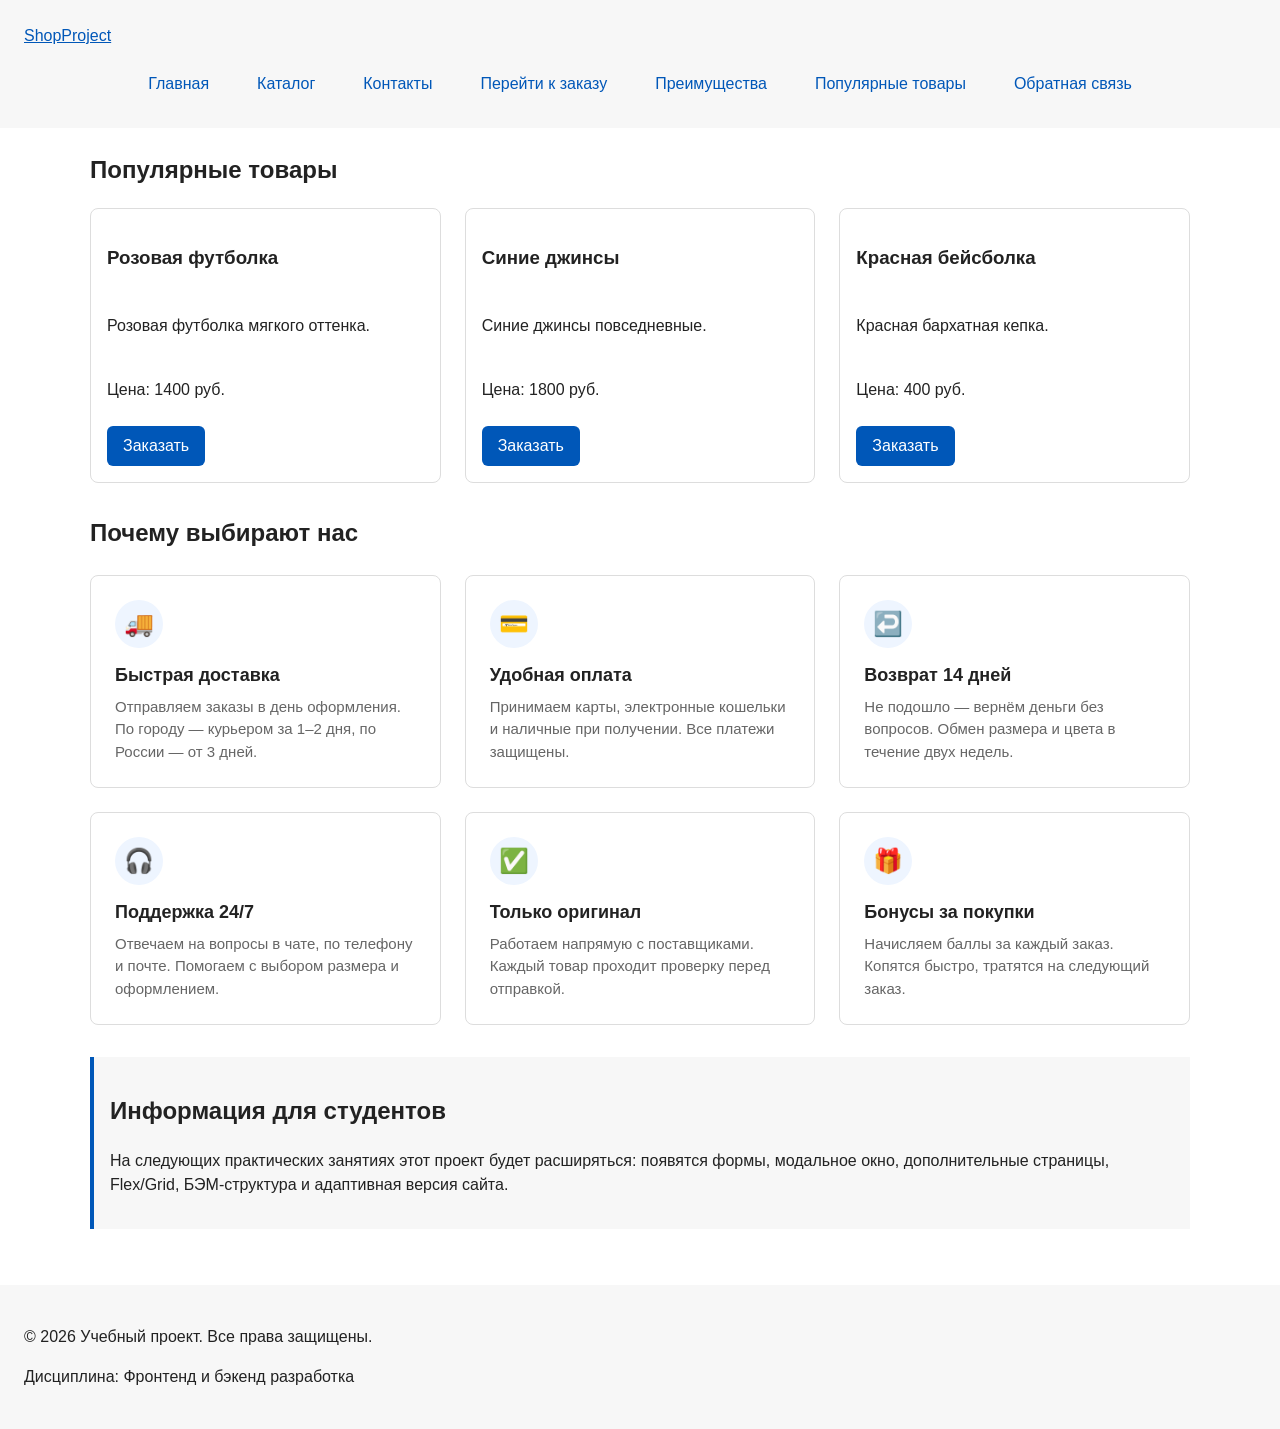
<file: index.html>
<!doctype html>
<html lang="ru">
  <head>
    <meta charset="UTF-8" />
    <meta name="viewport" content="width=device-width, initial-scale=1.0" />
    <title>Учебный интернет-магазин</title>
    <link rel="stylesheet" href="css/style.css" />
    <meta property="og:type" content="website" />
    <meta property="og:title" content="Учебный интернет-магазин" />
    <meta
      property="og:description"
      content="Учебный frontend-проект интернет-магазина."
    />
    <meta
      property="og:image"
      content="https://d1nexer.github.io/kr1-html-css-shop/images/preview.jpg"
    />
  </head>
  <body>
    <header>
      <div class="site-header">
        <a class="site-logo" href="index.html">ShopProject</a>
        <nav class="site-nav" aria-label="Основная навигация">
          <ul class="site-nav__list">
            <li><a href="index.html">Главная</a></li>
            <li><a href="catalog.html">Каталог</a></li>
            <li><a href="contacts.html">Контакты</a></li>
            <li><a href="order.html">Перейти к заказу</a></li>
            <li><a href="index.html#advantages">Преимущества</a></li>
            <li><a href="index.html#popular">Популярные товары</a></li>
            <li><a href="index.html#contacts">Обратная связь</a></li>
          </ul>
        </nav>
      </div>
    </header>
    <main>
      <!-- Основное содержимое страницы -->
      <section class="section" id="popular">
        <h2>Популярные товары</h2>

        <div class="products-grid">
          <article class="product-card">
            <h3>Розовая футболка</h3>
            <p>Розовая футболка мягкого оттенка.</p>
            <p>Цена: 1400 руб.</p>
            <a href="product1.html" class="a-button"> Заказать </a>
          </article>

          <article class="product-card">
            <h3>Синие джинсы</h3>
            <p>Синие джинсы повседневные.</p>
            <p>Цена: 1800 руб.</p>
            <a href="product2.html" class="a-button"> Заказать </a>
          </article>

          <article class="product-card">
            <h3>Красная бейсболка</h3>
            <p>Красная бархатная кепка.</p>
            <p>Цена: 400 руб.</p>
            <a href="product3.html" class="a-button"> Заказать </a>
          </article>
        </div>
      </section>
      <section class="section advantages" id="advantages">
        <h2 class="section__title">Почему выбирают нас</h2>

        <div class="advantages__grid">
          <article class="advantage-card">
            <div class="advantage-card__icon" aria-hidden="true">🚚</div>
            <h3 class="advantage-card__title">Быстрая доставка</h3>
            <p class="advantage-card__text">
              Отправляем заказы в день оформления. По городу — курьером за 1–2
              дня, по России — от 3 дней.
            </p>
          </article>

          <article class="advantage-card">
            <div class="advantage-card__icon" aria-hidden="true">💳</div>
            <h3 class="advantage-card__title">Удобная оплата</h3>
            <p class="advantage-card__text">
              Принимаем карты, электронные кошельки и наличные при получении.
              Все платежи защищены.
            </p>
          </article>

          <article class="advantage-card">
            <div class="advantage-card__icon" aria-hidden="true">↩️</div>
            <h3 class="advantage-card__title">Возврат 14 дней</h3>
            <p class="advantage-card__text">
              Не подошло — вернём деньги без вопросов. Обмен размера и цвета в
              течение двух недель.
            </p>
          </article>

          <article class="advantage-card">
            <div class="advantage-card__icon" aria-hidden="true">🎧</div>
            <h3 class="advantage-card__title">Поддержка 24/7</h3>
            <p class="advantage-card__text">
              Отвечаем на вопросы в чате, по телефону и почте. Помогаем с
              выбором размера и оформлением.
            </p>
          </article>

          <article class="advantage-card">
            <div class="advantage-card__icon" aria-hidden="true">✅</div>
            <h3 class="advantage-card__title">Только оригинал</h3>
            <p class="advantage-card__text">
              Работаем напрямую с поставщиками. Каждый товар проходит проверку
              перед отправкой.
            </p>
          </article>

          <article class="advantage-card">
            <div class="advantage-card__icon" aria-hidden="true">🎁</div>
            <h3 class="advantage-card__title">Бонусы за покупки</h3>
            <p class="advantage-card__text">
              Начисляем баллы за каждый заказ. Копятся быстро, тратятся на
              следующий заказ.
            </p>
          </article>
        </div>
      </section>
      
      <aside class="aside-info">
        <h2>Информация для студентов</h2>
        <p>
          На следующих практических занятиях этот проект будет расширяться:
          появятся формы, модальное окно, дополнительные страницы, Flex/Grid,
          БЭМ-структура и адаптивная версия сайта.
        </p>
      </aside>
    </main>
    <footer id="contacts">
      <p>&copy; 2026 Учебный проект. Все права защищены.</p>
      <p>Дисциплина: Фронтенд и бэкенд разработка</p>
    </footer>
  </body>
</html>
</file>
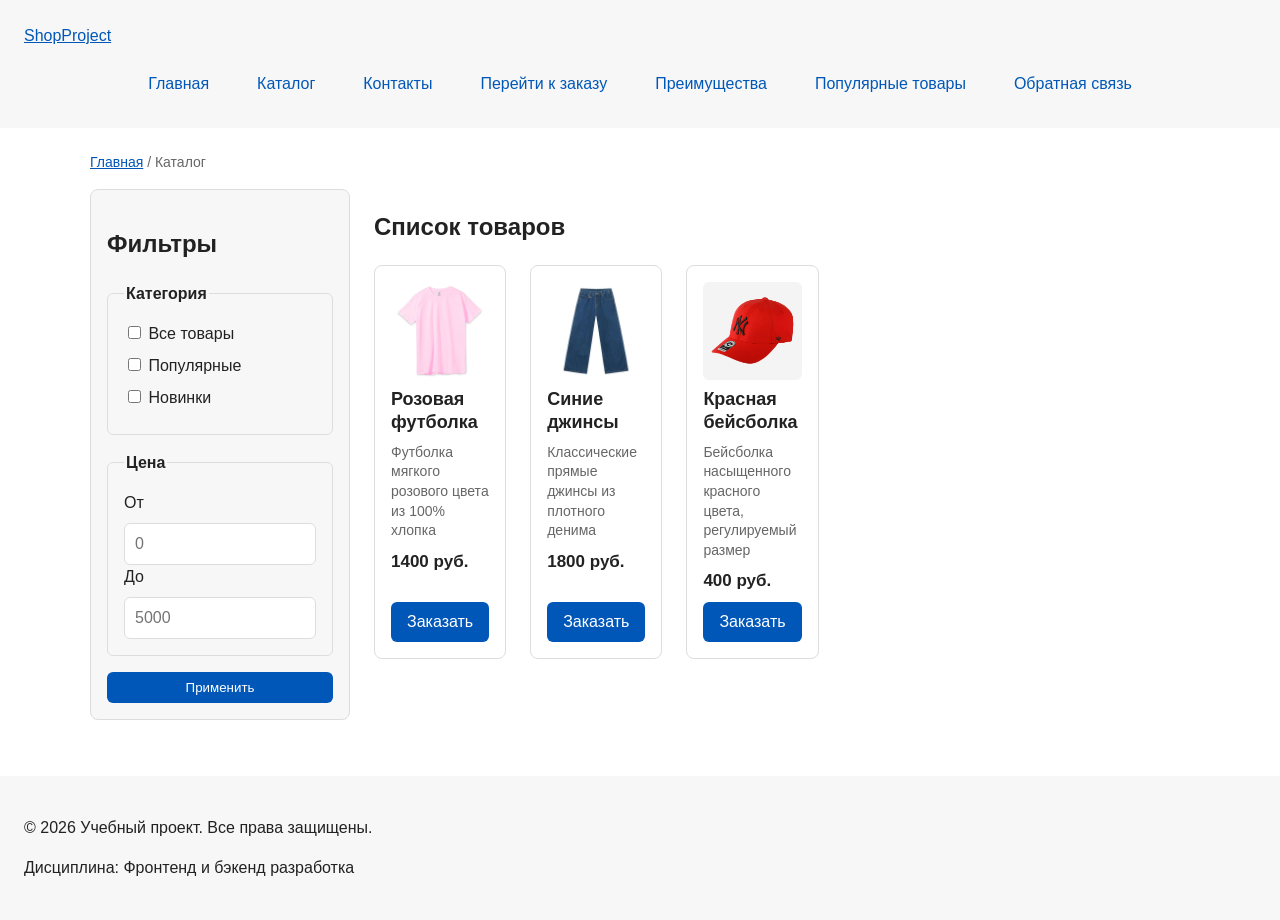
<file: catalog.html>
<!doctype html>
<html lang="ru">
  <head>
    <meta charset="UTF-8" />
    <meta name="viewport" content="width=device-width, initial-scale=1.0" />
    <meta
      name="description"
      content="Каталог товаров учебного интернет-магазина."
    />
    <title>Каталог товаров — Учебный интернет-магазин</title>
    <link rel="stylesheet" href="css/style.css" />
    <meta property="og:type" content="website" />
    <meta property="og:title" content="Учебный интернет-магазин" />
    <meta
      property="og:description"
      content="Учебный frontend-проект интернет-магазина."
    />
    <meta
      property="og:image"
      content="https://d1nexer.github.io/kr1-html-css-shop/images/preview.jpg"
    />
  </head>
  <body>
    <header>
      <div class="site-header">
        <a class="site-logo" href="index.html">ShopProject</a>

        <nav class="site-nav" aria-label="Основная навигация">
          <ul class="site-nav__list">
            <li><a href="index.html">Главная</a></li>
            <li><a href="catalog.html">Каталог</a></li>
            <li><a href="contacts.html">Контакты</a></li>
            <li><a href="order.html">Перейти к заказу</a></li>
            <li><a href="index.html#advantages">Преимущества</a></li>
            <li><a href="index.html#popular">Популярные товары</a></li>
            <li><a href="index.html#contacts">Обратная связь</a></li>
          </ul>
        </nav>
      </div>
    </header>

    <main>
      <nav class="breadcrumbs" aria-label="Хлебные крошки">
        <a href="index.html">Главная</a>
        <span>Каталог</span>
      </nav>

      <section class="catalog-layout">
        <aside class="catalog-filters">
          <h2>Фильтры</h2>

          <form class="filters-form" action="#" method="get">
            <fieldset>
              <legend>Категория</legend>

              <label>
                <input type="checkbox" name="category" value="all" />
                Все товары
              </label>

              <label>
                <input type="checkbox" name="category" value="popular" />
                Популярные
              </label>

              <label>
                <input type="checkbox" name="category" value="new" />
                Новинки
              </label>
            </fieldset>

            <fieldset>
              <legend>Цена</legend>

              <label for="price-from">От</label>
              <input
                id="price-from"
                name="price-from"
                type="number"
                min="0"
                placeholder="0"
              />

              <label for="price-to">До</label>
              <input
                id="price-to"
                name="price-to"
                type="number"
                min="0"
                placeholder="5000"
              />
            </fieldset>

            <button class="button" type="submit">Применить</button>
          </form>
        </aside>

        <section class="catalog-products">
          <h2>Список товаров</h2>

          <div class="products-grid">
            <div class="products-grid">
              <article class="product-card">
                <img
                  src="images/tshirt.jpg"
                  alt="Розовая футболка"
                  class="product-card__image"
                />
                <h3 class="product-card__title">Розовая футболка</h3>
                <p class="product-card__desc">
                  Футболка мягкого розового цвета из 100% хлопка
                </p>
                <p class="product-card__price">1400 руб.</p>
                <a href="product1.html" class="button product-card__button">
                  Заказать
                </a>
              </article>

              <article class="product-card">
                <img
                  src="images/jeans.jpg"
                  alt="Синие джинсы"
                  class="product-card__image"
                />
                <h3 class="product-card__title">Синие джинсы</h3>
                <p class="product-card__desc">
                  Классические прямые джинсы из плотного денима
                </p>
                <p class="product-card__price">1800 руб.</p>
                <a href="product2.html" class="button product-card__button">
                  Заказать
                </a>
              </article>

              <article class="product-card">
                <img
                  src="images/cap.jpg"
                  alt="Красная бейсболка"
                  class="product-card__image"
                />
                <h3 class="product-card__title">Красная бейсболка</h3>
                <p class="product-card__desc">
                  Бейсболка насыщенного красного цвета, регулируемый размер
                </p>
                <p class="product-card__price">400 руб.</p>
                <a href="product3.html" class="button product-card__button">
                  Заказать
                </a>
              </article>
            </div>
          </div>
        </section>
      </section>
    </main>

    <footer>
      <p>&copy; 2026 Учебный проект. Все права защищены.</p>
      <p>Дисциплина: Фронтенд и бэкенд разработка</p>
    </footer>
  </body>
</html>
</file>
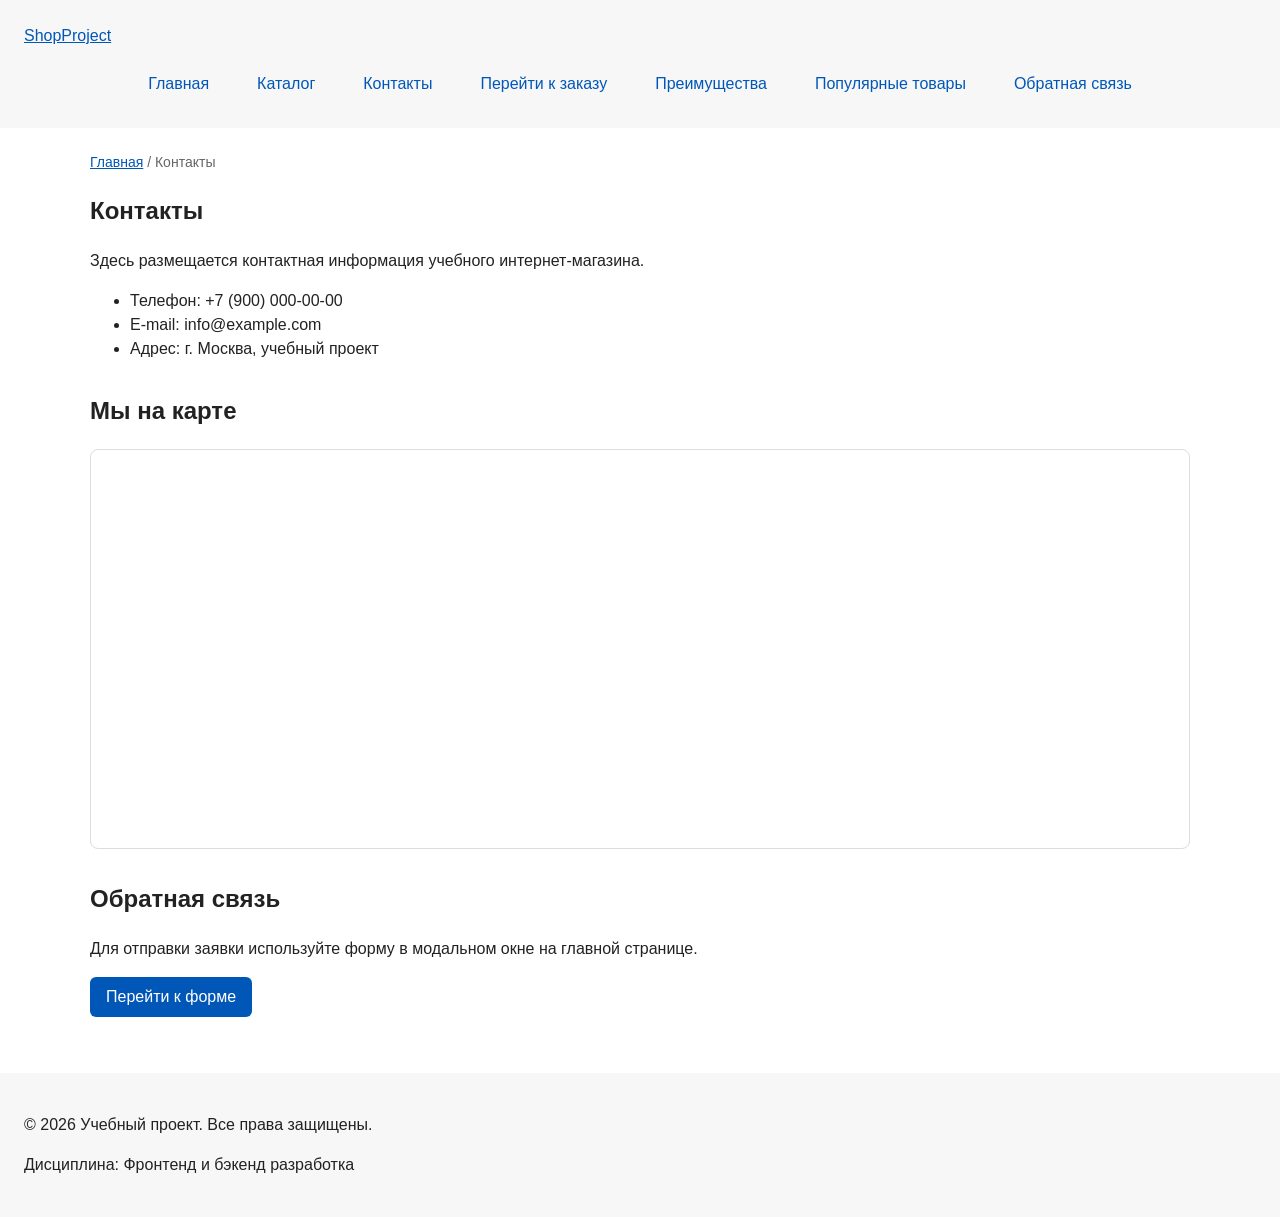
<file: contacts.html>
<!doctype html>
<html lang="ru">
  <head>
    <meta charset="UTF-8" />
    <meta name="viewport" content="width=device-width, initial-scale=1.0" />
    <meta
      name="description"
      content="Контактная информация учебного интернет-магазина."
    />
    <title>Контакты — Учебный интернет-магазин</title>
    <link rel="stylesheet" href="css/style.css" />
    <meta property="og:type" content="website" />
    <meta property="og:title" content="Учебный интернет-магазин" />
    <meta
      property="og:description"
      content="Учебный frontend-проект интернет-магазина."
    />
    <meta
      property="og:image"
      content="https://d1nexer.github.io/kr1-html-css-shop/images/preview.jpg"
    />
  </head>
  <body>
    <header>
      <div class="site-header">
        <a class="site-logo" href="index.html">ShopProject</a>

        <nav class="site-nav" aria-label="Основная навигация">
          <ul class="site-nav__list">
            <li><a href="index.html">Главная</a></li>
            <li><a href="catalog.html">Каталог</a></li>
            <li><a href="contacts.html">Контакты</a></li>
            <li><a href="order.html">Перейти к заказу</a></li>
            <li><a href="index.html#advantages">Преимущества</a></li>
            <li><a href="index.html#popular">Популярные товары</a></li>
            <li><a href="index.html#contacts">Обратная связь</a></li>
          </ul>
        </nav>
      </div>
    </header>

    <main>
      <nav class="breadcrumbs" aria-label="Хлебные крошки">
        <a href="index.html">Главная</a>
        <span>Контакты</span>
      </nav>

      <section class="section">
        <h1>Контакты</h1>
        <p>
          Здесь размещается контактная информация учебного интернет-магазина.
        </p>

        <ul>
          <li>Телефон: +7 (900) 000-00-00</li>
          <li>E-mail: info@example.com</li>
          <li>Адрес: г. Москва, учебный проект</li>
        </ul>
      </section>
      <section class="section contacts-map">
        <h2>Мы на карте</h2>

        <iframe
          class="contacts-map__frame"
          src="https://yandex.ru/map-widget/v1/?ll=37.617700%2C55.755800&z=12"
          width="100%"
          height="400"
          frameborder="0"
          allowfullscreen
          loading="lazy"
          title="Карта: центр Москвы"
        ></iframe>
      </section>

      <section class="section" id="feedback">
        <h2>Обратная связь</h2>
        <p>
          Для отправки заявки используйте форму в модальном окне на главной
          странице.
        </p>
        <a class="button" href="index.html#contacts">Перейти к форме</a>
      </section>
    </main>

    <footer>
      <p>&copy; 2026 Учебный проект. Все права защищены.</p>
      <p>Дисциплина: Фронтенд и бэкенд разработка</p>
    </footer>
  </body>
</html>
</file>
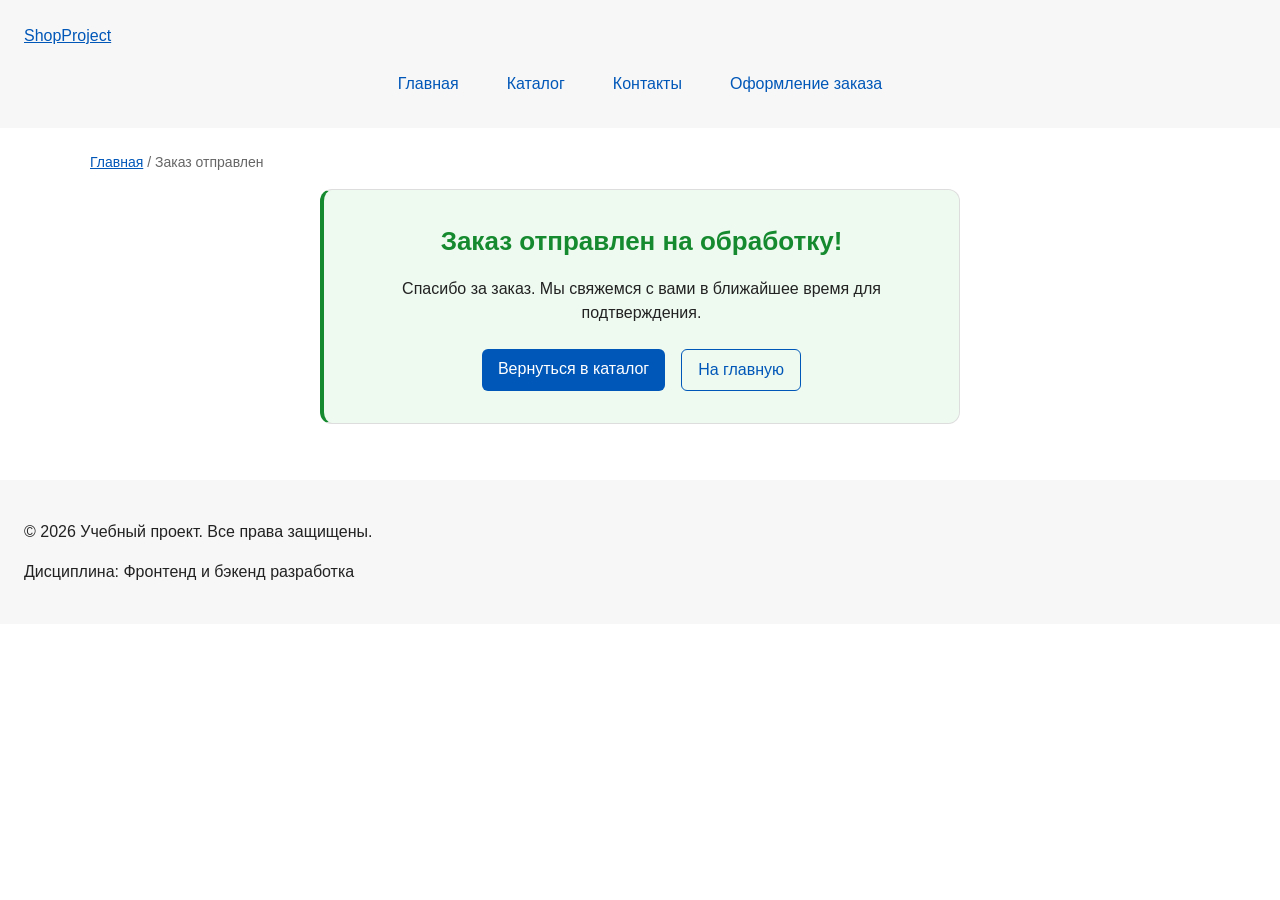
<file: order-success.html>
<!doctype html>
<html lang="ru">
  <head>
    <meta charset="UTF-8" />
    <meta name="viewport" content="width=device-width, initial-scale=1.0" />
    <title>Заказ отправлен — Учебный интернет-магазин</title>
    <link rel="stylesheet" href="css/style.css" />
  </head>
  <body>
    <header>
      <div class="site-header">
        <a class="site-logo" href="index.html">ShopProject</a>

        <nav class="site-nav" aria-label="Основная навигация">
          <ul class="site-nav__list">
            <li><a href="index.html">Главная</a></li>
            <li><a href="catalog.html">Каталог</a></li>
            <li><a href="contacts.html">Контакты</a></li>
            <li><a href="order.html">Оформление заказа</a></li>
          </ul>
        </nav>
      </div>
    </header>

    <main>
      <nav class="breadcrumbs" aria-label="Хлебные крошки">
        <a href="index.html">Главная</a>
        <span>Заказ отправлен</span>
      </nav>

      <section class="order-success">
        <h1 class="order-success__title">Заказ отправлен на обработку!</h1>
        <p class="order-success__text">
          Спасибо за заказ. Мы свяжемся с вами в ближайшее время для
          подтверждения.
        </p>

        <div class="order-success__actions">
          <a href="catalog.html" class="button">Вернуться в каталог</a>
          <a href="index.html" class="button button--ghost">На главную</a>
        </div>
      </section>
    </main>

    <footer>
      <p>&copy; 2026 Учебный проект. Все права защищены.</p>
      <p>Дисциплина: Фронтенд и бэкенд разработка</p>
    </footer>
  </body>
</html>
</file>
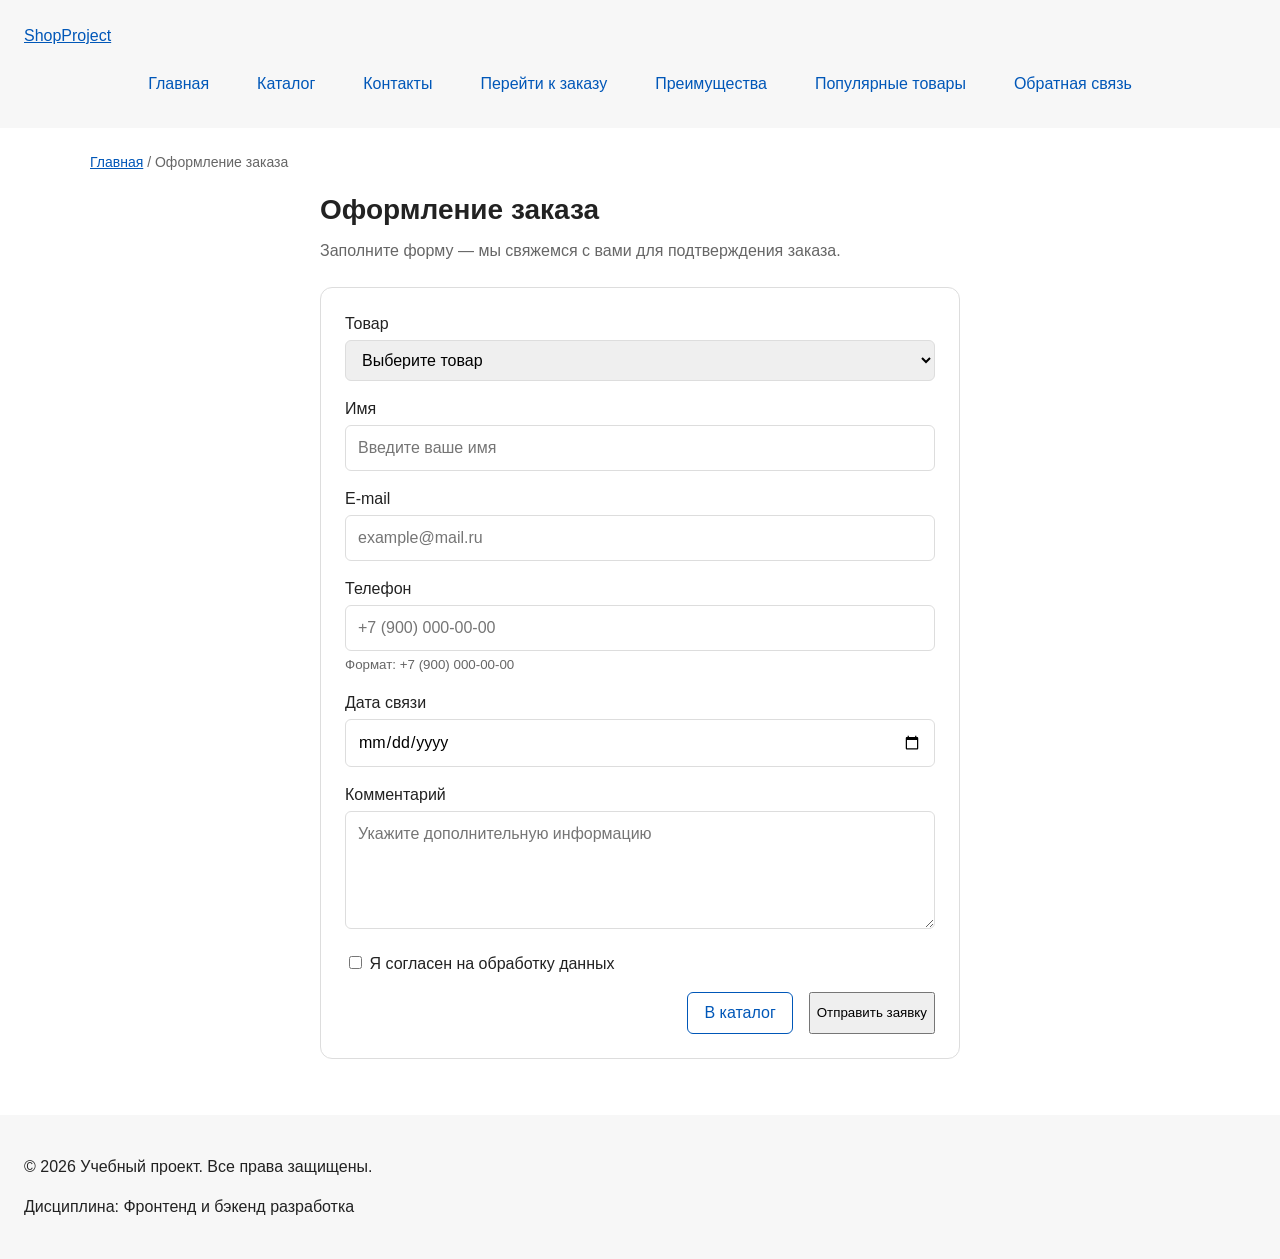
<file: order.html>
<!doctype html>
<html lang="ru">
  <head>
    <meta charset="UTF-8" />
    <meta name="viewport" content="width=device-width, initial-scale=1.0" />
    <meta
      name="description"
      content="Оформление заказа в учебном интернет-магазине."
    />
    <title>Оформление заказа — Учебный интернет-магазин</title>
    <link rel="stylesheet" href="css/style.css" />
    <meta property="og:type" content="website" />
    <meta property="og:title" content="Учебный интернет-магазин" />
    <meta
      property="og:description"
      content="Учебный frontend-проект интернет-магазина."
    />
    <meta
      property="og:image"
      content="https://d1nexer.github.io/kr1-html-css-shop/images/preview.jpg"
    />
  </head>
  <body>
    <header>
      <div class="site-header">
        <a class="site-logo" href="index.html">ShopProject</a>

        <nav class="site-nav" aria-label="Основная навигация">
          <ul class="site-nav__list">
            <li><a href="index.html">Главная</a></li>
            <li><a href="catalog.html">Каталог</a></li>
            <li><a href="contacts.html">Контакты</a></li>
            <li><a href="order.html">Перейти к заказу</a></li>
            <li><a href="index.html#advantages">Преимущества</a></li>
            <li><a href="index.html#popular">Популярные товары</a></li>
            <li><a href="index.html#contacts">Обратная связь</a></li>
          </ul>
        </nav>
      </div>
    </header>

    <main>
      <nav class="breadcrumbs" aria-label="Хлебные крошки">
        <a href="index.html">Главная</a>
        <span>Оформление заказа</span>
      </nav>

      <section class="order-page">
        <h1 class="order-page__title">Оформление заказа</h1>
        <p class="order-page__lead">
          Заполните форму — мы свяжемся с вами для подтверждения заказа.
        </p>

        <form
          class="order-form order-form--page"
          id="order-form"
          action="order-success.html"
          method="get"
        >
          <div class="form-field">
            <label for="order-product">Товар</label>
            <select id="order-product" name="product" required>
              <option value="">Выберите товар</option>
              <option value="Розовая футболка">
                Розовая футболка — 1400 руб.
              </option>
              <option value="Синие джинсы">Синие джинсы — 1800 руб.</option>
              <option value="Красная бейсболка">
                Красная бейсболка — 400 руб.
              </option>
            </select>
          </div>

          <div class="form-field">
            <label for="order-name">Имя</label>
            <input
              id="order-name"
              name="name"
              type="text"
              placeholder="Введите ваше имя"
              minlength="2"
              autocomplete="given-name"
              required
            />
          </div>

          <div class="form-field">
            <label for="order-email">E-mail</label>
            <input
              id="order-email"
              name="email"
              type="email"
              placeholder="example@mail.ru"
              autocomplete="email"
              required
            />
          </div>

          <div class="form-field">
            <label for="order-phone">Телефон</label>
            <input
              id="order-phone"
              name="phone"
              type="tel"
              inputmode="tel"
              placeholder="+7 (900) 000-00-00"
              pattern="^\+7 \(\d{3}\) \d{3}-\d{2}-\d{2}$"
              required
            />
            <small>Формат: +7 (900) 000-00-00</small>
          </div>

          <div class="form-field">
            <label for="order-date">Дата связи</label>
            <input id="order-date" name="date" type="date" />
          </div>

          <div class="form-field">
            <label for="order-comment">Комментарий</label>
            <textarea
              id="order-comment"
              name="comment"
              rows="4"
              placeholder="Укажите дополнительную информацию"
            ></textarea>
          </div>

          <div class="form-field form-field--checkbox">
            <label>
              <input
                id="order-agreement"
                name="agreement"
                type="checkbox"
                required
              />
              Я согласен на обработку данных
            </label>
          </div>

          <div class="form-actions">
            <a href="catalog.html" class="button button--ghost">В каталог</a>
            <button type="submit">Отправить заявку</button>
          </div>
        </form>
      </section>

      <p class="success-message" id="success-message" hidden>
        Форма успешно отправлена!
      </p>
    </main>

    <footer>
      <p>&copy; 2026 Учебный проект. Все права защищены.</p>
      <p>Дисциплина: Фронтенд и бэкенд разработка</p>
    </footer>

    <script src="js/main.js" defer></script>
  </body>
</html>
</file>
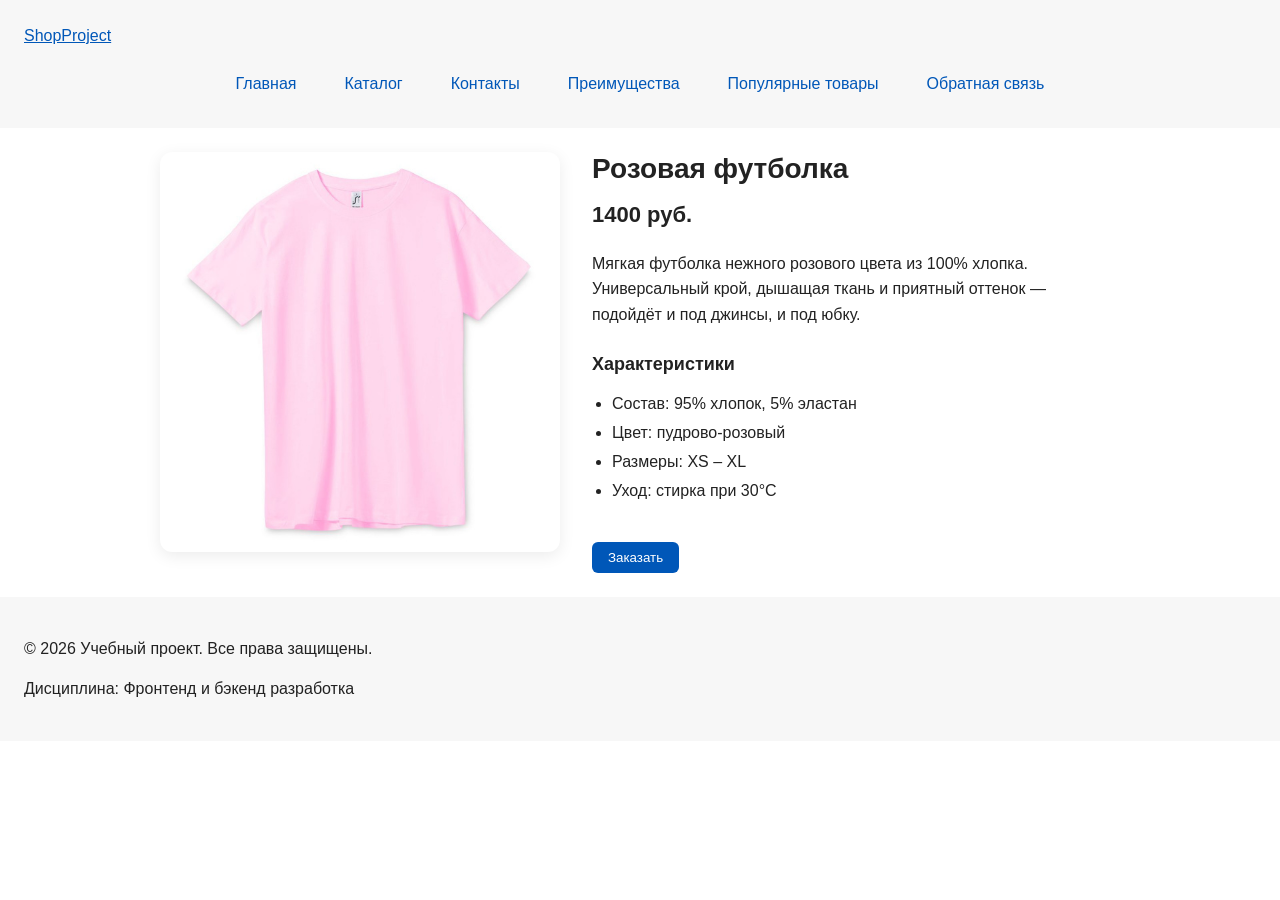
<file: product.html>
<!doctype html>
<html lang="ru">
  <head>
    <script src="js/main.js" defer></script>
    <meta charset="UTF-8" />
    <meta name="viewport" content="width=device-width, initial-scale=1.0" />
    <meta
      name="description"
      content="Контактная информация учебного интернет-магазина."
    />
    <title>Контакты — Учебный интернет-магазин</title>
    <link rel="stylesheet" href="css/style.css" />
    <meta property="og:type" content="website" />
    <meta property="og:title" content="Учебный интернет-магазин" />
    <meta
      property="og:description"
      content="Учебный frontend-проект интернет-магазина."
    />
    <meta
      property="og:image"
      content="https://d1nexer.github.io/kr1-html-css-shop/images/preview.jpg"
    />
  </head>
  <body>
    <header>
      <div class="site-header">
        <a class="site-logo" href="index.html">ShopProject</a>

        <nav class="site-nav" aria-label="Основная навигация">
          <ul class="site-nav__list">
            <li><a href="index.html">Главная</a></li>
            <li><a href="catalog.html">Каталог</a></li>
            <li><a href="contacts.html">Контакты</a></li>
            <li><a href="index.html#advantages">Преимущества</a></li>
            <li><a href="index.html#popular">Популярные товары</a></li>
            <li><a href="index.html#contacts">Обратная связь</a></li>
          </ul>
        </nav>
      </div>
    </header>

    <main class="main">
      <section class="product-page">
        <div class="product-page__inner">
          <img
            src="images/tshirt.jpg"
            alt="Розовая футболка"
            class="product-page__image"
          />

          <div class="product-page__info">
            <h1 class="product-page__title">Розовая футболка</h1>
            <p class="product-page__price">1400 руб.</p>

            <p class="product-page__desc">
              Мягкая футболка нежного розового цвета из 100% хлопка.
              Универсальный крой, дышащая ткань и приятный оттенок — подойдёт и
              под джинсы, и под юбку.
            </p>

            <h2 class="product-page__subtitle">Характеристики</h2>
            <ul class="product-page__list">
              <li>Состав: 95% хлопок, 5% эластан</li>
              <li>Цвет: пудрово-розовый</li>
              <li>Размеры: XS – XL</li>
              <li>Уход: стирка при 30°C</li>
            </ul>
            <button
              class="button product-card__button"
              type="button"
              data-product="Розовая футболка"
            >
              Заказать
            </button>
          </div>
        </div>
      </section>
    </main>

    <footer>
      <p>&copy; 2026 Учебный проект. Все права защищены.</p>
      <p>Дисциплина: Фронтенд и бэкенд разработка</p>
    </footer>
    <dialog
      class="order-dialog"
      id="order-dialog"
      aria-labelledby="order-dialog-title"
    >
      <h2 id="order-dialog-title">Оформление заявки</h2>

      <form
        class="order-form"
        id="order-form"
        action="#"
        method="post"
        novalidate
      >
        <input id="selected-product" name="selected-product" type="hidden" />

        <div class="form-field">
          <label for="order-name">Имя</label>
          <input
            id="order-name"
            name="name"
            type="text"
            placeholder="Введите ваше имя"
            minlength="2"
            autocomplete="given-name"
            required
          />
        </div>

        <div class="form-field">
          <label for="order-email">E-mail</label>
          <input
            id="order-email"
            name="email"
            type="email"
            placeholder="example@mail.ru"
            autocomplete="email"
            required
          />
        </div>

        <div class="form-field">
          <label for="order-phone">Телефон</label>
          <input
            id="order-phone"
            name="phone"
            type="tel"
            inputmode="tel"
            placeholder="+7 (900) 000-00-00"
            pattern="^\+7 \(\d{3}\) \d{3}-\d{2}-\d{2}$"
            required
          />
          <small>Формат: +7 (900) 000-00-00</small>
        </div>

        <div class="form-field">
          <label for="order-date">Дата связи</label>
          <input id="order-date" name="date" type="date" />
        </div>

        <div class="form-field">
          <label for="order-topic">Тема заявки</label>
          <select id="order-topic" name="topic" required>
            <option value="">Выберите тему</option>
            <option value="product">Заказ товара</option>
            <option value="consultation">Консультация</option>
            <option value="delivery">Доставка</option>
          </select>
        </div>

        <div class="form-field">
          <label for="order-comment">Комментарий</label>
          <textarea
            id="order-comment"
            name="comment"
            rows="4"
            placeholder="Укажите дополнительную информацию"
          ></textarea>
        </div>

        <div class="form-field form-field--checkbox">
          <label>
            <input
              id="order-agreement"
              name="agreement"
              type="checkbox"
              required
            />
            Я согласен на обработку данных
          </label>
        </div>

        <div class="form-actions">
          <button type="button" id="close-order-dialog">Закрыть</button>
          <button type="submit">Отправить заявку</button>
        </div>
      </form>
    </dialog>

    <p class="success-message" id="success-message" hidden>
      Форма успешно отправлена!
    </p>
  </body>
</html>
</file>
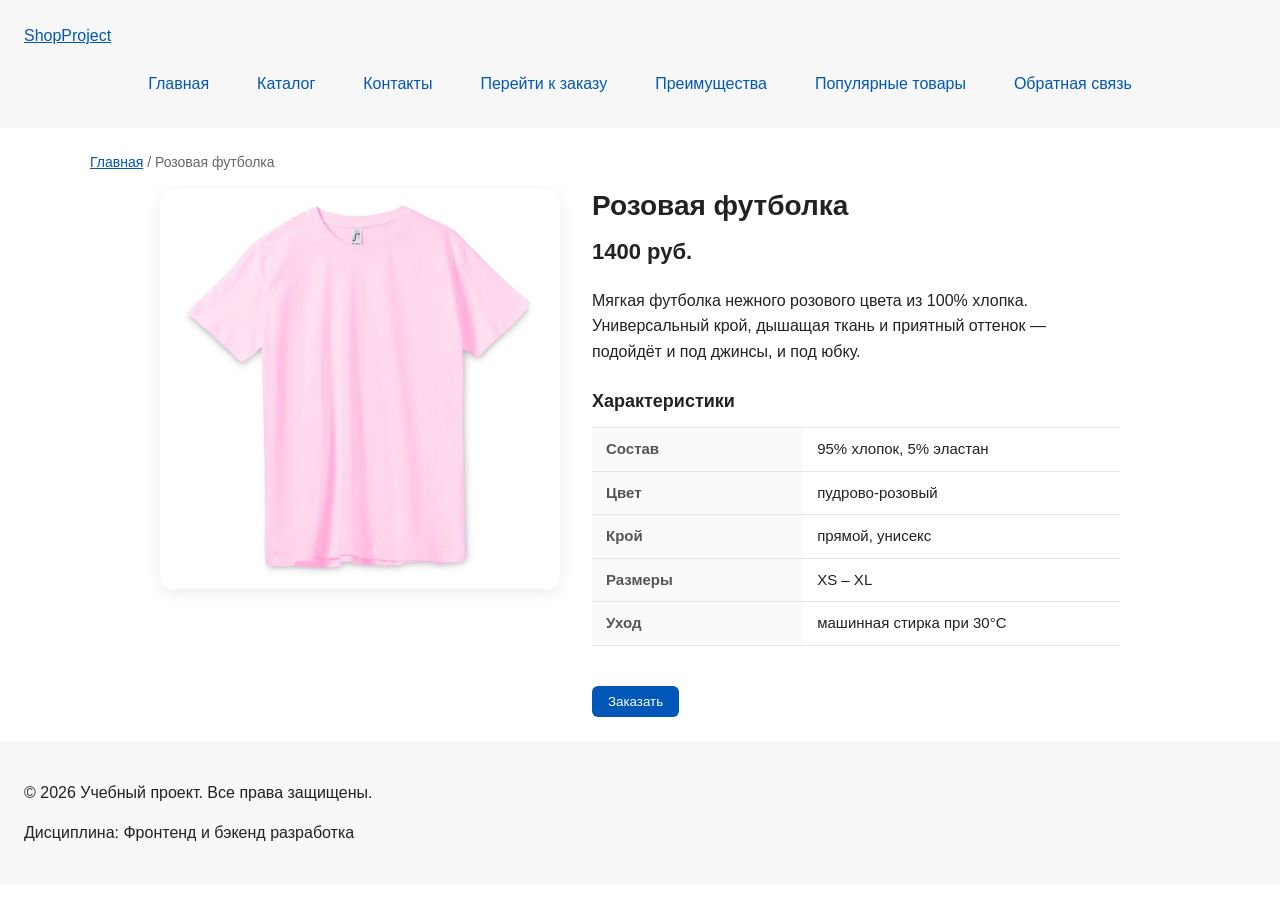
<file: product1.html>
<!doctype html>
<html lang="ru">
  <head>
    <meta charset="UTF-8" />
    <meta name="viewport" content="width=device-width, initial-scale=1.0" />
    <meta
      name="description"
      content="Контактная информация учебного интернет-магазина."
    />
    <title>Розовая футболка — Учебный интернет-магазин</title>
    <link rel="stylesheet" href="css/style.css" />
    <meta property="og:type" content="website" />
    <meta property="og:title" content="Учебный интернет-магазин" />
    <meta
      property="og:description"
      content="Учебный frontend-проект интернет-магазина."
    />
    <meta
      property="og:image"
      content="https://d1nexer.github.io/kr1-html-css-shop/images/preview.jpg"
    />
    <script src="js/main.js" defer></script>
  </head>
  <body>
    <header>
      <div class="site-header">
        <a class="site-logo" href="index.html">ShopProject</a>

        <nav class="site-nav" aria-label="Основная навигация">
          <ul class="site-nav__list">
            <li><a href="index.html">Главная</a></li>
            <li><a href="catalog.html">Каталог</a></li>
            <li><a href="contacts.html">Контакты</a></li>
            <li><a href="order.html">Перейти к заказу</a></li>
            <li><a href="index.html#advantages">Преимущества</a></li>
            <li><a href="index.html#popular">Популярные товары</a></li>
            <li><a href="index.html#contacts">Обратная связь</a></li>
          </ul>
        </nav>
      </div>
    </header>

    <main class="main">
      <nav class="breadcrumbs" aria-label="Хлебные крошки">
        <a href="index.html">Главная</a>
        <span>Розовая футболка</span>
      </nav>
      <section class="product-page">
        <div class="product-page__inner">
          <img
            src="images/tshirt.jpg"
            alt="Розовая футболка"
            class="product-page__image"
          />

          <div class="product-page__info">
            <h1 class="product-page__title">Розовая футболка</h1>
            <p class="product-page__price">1400 руб.</p>

            <p class="product-page__desc">
              Мягкая футболка нежного розового цвета из 100% хлопка.
              Универсальный крой, дышащая ткань и приятный оттенок — подойдёт и
              под джинсы, и под юбку.
            </p>

            <h2 class="product-page__subtitle">Характеристики</h2>
            <table class="product-page__specs">
              <tbody>
                <tr>
                  <th>Состав</th>
                  <td>95% хлопок, 5% эластан</td>
                </tr>
                <tr>
                  <th>Цвет</th>
                  <td>пудрово-розовый</td>
                </tr>
                <tr>
                  <th>Крой</th>
                  <td>прямой, унисекс</td>
                </tr>
                <tr>
                  <th>Размеры</th>
                  <td>XS – XL</td>
                </tr>
                <tr>
                  <th>Уход</th>
                  <td>машинная стирка при 30°C</td>
                </tr>
              </tbody>
            </table>
            <button
              class="button product-page__info"
              type="button"
              data-product="Розовая футболка"
            >
              Заказать
            </button>
          </div>
        </div>
      </section>
    </main>

    <footer>
      <p>&copy; 2026 Учебный проект. Все права защищены.</p>
      <p>Дисциплина: Фронтенд и бэкенд разработка</p>
    </footer>
    <dialog
      class="order-dialog"
      id="order-dialog"
      aria-labelledby="order-dialog-title"
    >
      <h2 id="order-dialog-title">Оформление заявки</h2>

      <form
        class="order-form"
        id="order-form"
        action="#"
        method="post"
        novalidate
      >
        <input id="selected-product" name="selected-product" type="hidden" />

        <div class="form-field">
          <label for="order-name">Имя</label>
          <input
            id="order-name"
            name="name"
            type="text"
            placeholder="Введите ваше имя"
            minlength="2"
            autocomplete="given-name"
            required
          />
        </div>

        <div class="form-field">
          <label for="order-email">E-mail</label>
          <input
            id="order-email"
            name="email"
            type="email"
            placeholder="example@mail.ru"
            autocomplete="email"
            required
          />
        </div>

        <div class="form-field">
          <label for="order-phone">Телефон</label>
          <input
            id="order-phone"
            name="phone"
            type="tel"
            inputmode="tel"
            placeholder="+7 (900) 000-00-00"
            pattern="^\+7 \(\d{3}\) \d{3}-\d{2}-\d{2}$"
            required
          />
          <small>Формат: +7 (900) 000-00-00</small>
        </div>

        <div class="form-field">
          <label for="order-date">Дата связи</label>
          <input id="order-date" name="date" type="date" />
        </div>

        <div class="form-field">
          <label for="order-topic">Тема заявки</label>
          <select id="order-topic" name="topic" required>
            <option value="">Выберите тему</option>
            <option value="product">Заказ товара</option>
            <option value="consultation">Консультация</option>
            <option value="delivery">Доставка</option>
          </select>
        </div>

        <div class="form-field">
          <label for="order-comment">Комментарий</label>
          <textarea
            id="order-comment"
            name="comment"
            rows="4"
            placeholder="Укажите дополнительную информацию"
          ></textarea>
        </div>

        <div class="form-field form-field--checkbox">
          <label>
            <input
              id="order-agreement"
              name="agreement"
              type="checkbox"
              required
            />
            Я согласен на обработку данных
          </label>
        </div>

        <div class="form-actions">
          <button type="button" id="close-order-dialog">Закрыть</button>
          <button type="submit">Отправить заявку</button>
        </div>
      </form>
    </dialog>

    <p class="success-message" id="success-message" hidden>
      Форма успешно отправлена!
    </p>
  </body>
</html>
</file>
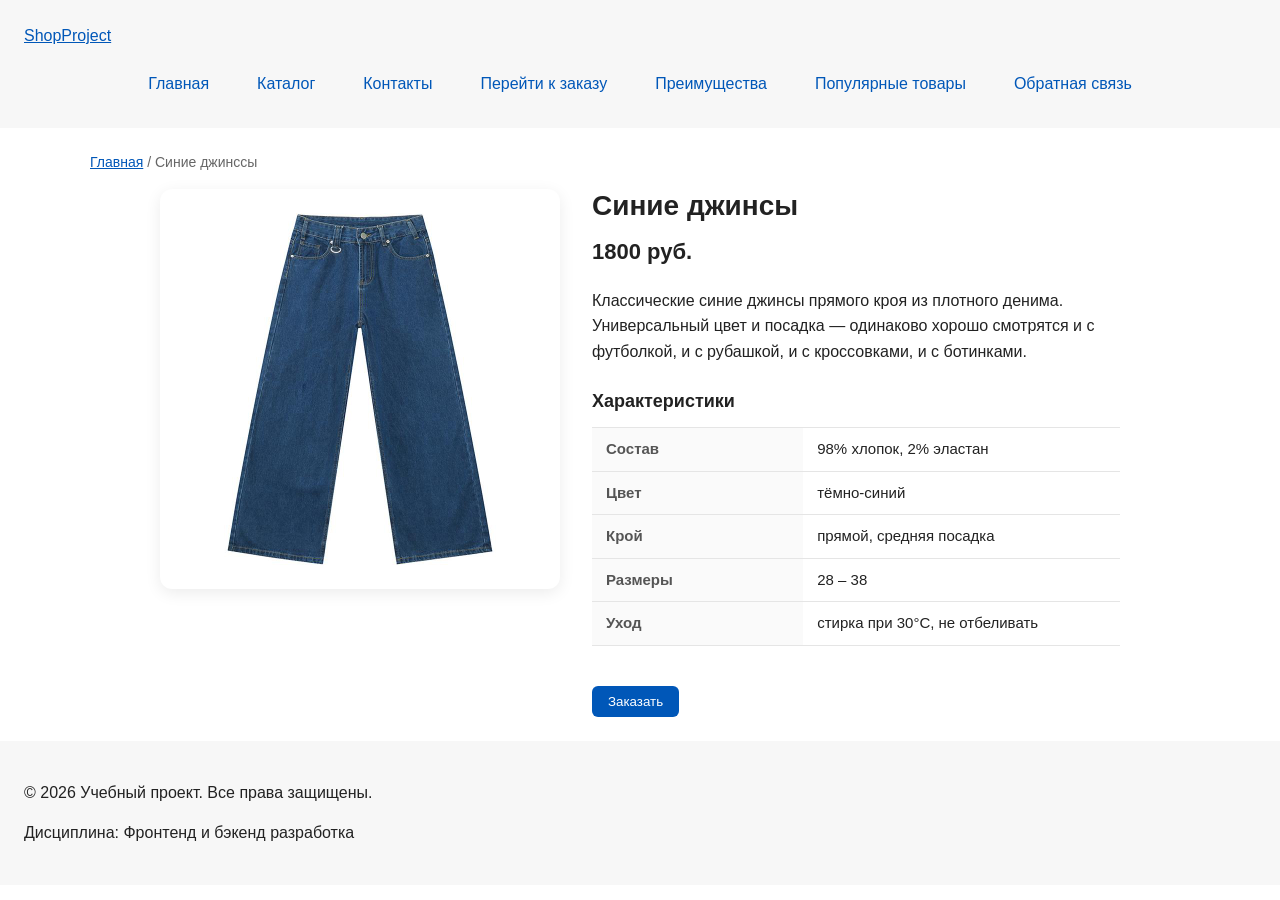
<file: product2.html>
<!doctype html>
<html lang="ru">
  <head>
    <script src="js/main.js" defer></script>
    <meta charset="UTF-8" />
    <meta name="viewport" content="width=device-width, initial-scale=1.0" />
    <meta
      name="description"
      content="Контактная информация учебного интернет-магазина."
    />
    <title>Джинсы синие — Учебный интернет-магазин</title>
    <link rel="stylesheet" href="css/style.css" />
    <meta property="og:type" content="website" />
    <meta property="og:title" content="Учебный интернет-магазин" />
    <meta
      property="og:description"
      content="Учебный frontend-проект интернет-магазина."
    />
    <meta
      property="og:image"
      content="https://d1nexer.github.io/kr1-html-css-shop/images/preview.jpg"
    />
  </head>
  <body>
    <header>
      <div class="site-header">
        <a class="site-logo" href="index.html">ShopProject</a>

        <nav class="site-nav" aria-label="Основная навигация">
          <ul class="site-nav__list">
            <li><a href="index.html">Главная</a></li>
            <li><a href="catalog.html">Каталог</a></li>
            <li><a href="contacts.html">Контакты</a></li>
            <li><a href="order.html">Перейти к заказу</a></li>
            <li><a href="index.html#advantages">Преимущества</a></li>
            <li><a href="index.html#popular">Популярные товары</a></li>
            <li><a href="index.html#contacts">Обратная связь</a></li>
          </ul>
        </nav>
      </div>
    </header>

    <main class="main">
      <nav class="breadcrumbs" aria-label="Хлебные крошки">
        <a href="index.html">Главная</a>
        <span>Синие джинссы</span>
      </nav>
      <section class="product-page">
        <div class="product-page__inner">
          <img
            src="images/jeans.jpg"
            alt="Синие джинсы"
            class="product-page__image"
          />

          <div class="product-page__info">
            <h1 class="product-page__title">Синие джинсы</h1>
            <p class="product-page__price">1800 руб.</p>

            <p class="product-page__desc">
              Классические синие джинсы прямого кроя из плотного денима.
              Универсальный цвет и посадка — одинаково хорошо смотрятся и с
              футболкой, и с рубашкой, и с кроссовками, и с ботинками.
            </p>

            <h2 class="product-page__subtitle">Характеристики</h2>
            <table class="product-page__specs">
              <tbody>
                <tr>
                  <th>Состав</th>
                  <td>98% хлопок, 2% эластан</td>
                </tr>
                <tr>
                  <th>Цвет</th>
                  <td>тёмно-синий</td>
                </tr>
                <tr>
                  <th>Крой</th>
                  <td>прямой, средняя посадка</td>
                </tr>
                <tr>
                  <th>Размеры</th>
                  <td>28 – 38</td>
                </tr>
                <tr>
                  <th>Уход</th>
                  <td>стирка при 30°C, не отбеливать</td>
                </tr>
              </tbody>
            </table>
            <button
              class="button product-page__info"
              type="button"
              data-product="Синие джинсы"
            >
              Заказать
            </button>
          </div>
        </div>
      </section>
    </main>

    <footer>
      <p>&copy; 2026 Учебный проект. Все права защищены.</p>
      <p>Дисциплина: Фронтенд и бэкенд разработка</p>
    </footer>
    <dialog
      class="order-dialog"
      id="order-dialog"
      aria-labelledby="order-dialog-title"
    >
      <h2 id="order-dialog-title">Оформление заявки</h2>

      <form
        class="order-form"
        id="order-form"
        action="#"
        method="post"
        novalidate
      >
        <input id="selected-product" name="selected-product" type="hidden" />

        <div class="form-field">
          <label for="order-name">Имя</label>
          <input
            id="order-name"
            name="name"
            type="text"
            placeholder="Введите ваше имя"
            minlength="2"
            autocomplete="given-name"
            required
          />
        </div>

        <div class="form-field">
          <label for="order-email">E-mail</label>
          <input
            id="order-email"
            name="email"
            type="email"
            placeholder="example@mail.ru"
            autocomplete="email"
            required
          />
        </div>

        <div class="form-field">
          <label for="order-phone">Телефон</label>
          <input
            id="order-phone"
            name="phone"
            type="tel"
            inputmode="tel"
            placeholder="+7 (900) 000-00-00"
            pattern="^\+7 \(\d{3}\) \d{3}-\d{2}-\d{2}$"
            required
          />
          <small>Формат: +7 (900) 000-00-00</small>
        </div>

        <div class="form-field">
          <label for="order-date">Дата связи</label>
          <input id="order-date" name="date" type="date" />
        </div>

        <div class="form-field">
          <label for="order-topic">Тема заявки</label>
          <select id="order-topic" name="topic" required>
            <option value="">Выберите тему</option>
            <option value="product">Заказ товара</option>
            <option value="consultation">Консультация</option>
            <option value="delivery">Доставка</option>
          </select>
        </div>

        <div class="form-field">
          <label for="order-comment">Комментарий</label>
          <textarea
            id="order-comment"
            name="comment"
            rows="4"
            placeholder="Укажите дополнительную информацию"
          ></textarea>
        </div>

        <div class="form-field form-field--checkbox">
          <label>
            <input
              id="order-agreement"
              name="agreement"
              type="checkbox"
              required
            />
            Я согласен на обработку данных
          </label>
        </div>

        <div class="form-actions">
          <button type="button" id="close-order-dialog">Закрыть</button>
          <button type="submit">Отправить заявку</button>
        </div>
      </form>
    </dialog>

    <p class="success-message" id="success-message" hidden>
      Форма успешно отправлена!
    </p>
  </body>
</html>
</file>
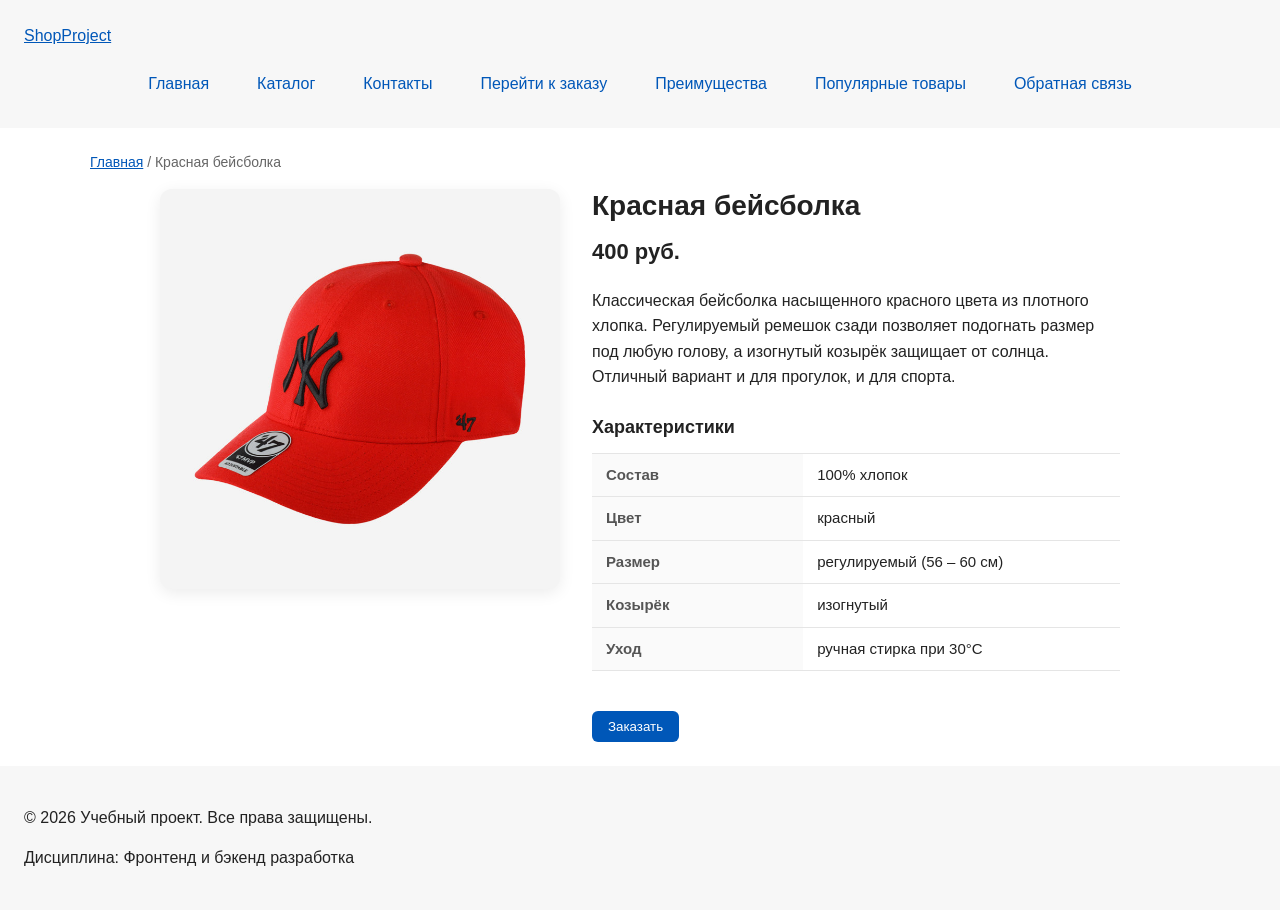
<file: product3.html>
<!doctype html>
<html lang="ru">
  <head>
    <script src="js/main.js" defer></script>
    <meta charset="UTF-8" />
    <meta name="viewport" content="width=device-width, initial-scale=1.0" />
    <meta
      name="description"
      content="Контактная информация учебного интернет-магазина."
    />
    <title>Красная бейсболка — Учебный интернет-магазин</title>
    <link rel="stylesheet" href="css/style.css" />
    <meta property="og:type" content="website" />
    <meta property="og:title" content="Учебный интернет-магазин" />
    <meta
      property="og:description"
      content="Учебный frontend-проект интернет-магазина."
    />
    <meta
      property="og:image"
      content="https://d1nexer.github.io/kr1-html-css-shop/images/preview.jpg"
    />
  </head>
  <body>
    <header>
      <div class="site-header">
        <a class="site-logo" href="index.html">ShopProject</a>

        <nav class="site-nav" aria-label="Основная навигация">
          <ul class="site-nav__list">
            <li><a href="index.html">Главная</a></li>
            <li><a href="catalog.html">Каталог</a></li>
            <li><a href="contacts.html">Контакты</a></li>
            <li><a href="order.html">Перейти к заказу</a></li>
            <li><a href="index.html#advantages">Преимущества</a></li>
            <li><a href="index.html#popular">Популярные товары</a></li>
            <li><a href="index.html#contacts">Обратная связь</a></li>
          </ul>
        </nav>
      </div>
    </header>

    <main class="main">
      <nav class="breadcrumbs" aria-label="Хлебные крошки">
        <a href="index.html">Главная</a>
        <span>Красная бейсболка</span>
      </nav>
      <section class="product-page">
        <div class="product-page__inner">
          <img
            src="images/cap.jpg"
            alt="Красная бейсболка"
            class="product-page__image"
          />

          <div class="product-page__info">
            <h1 class="product-page__title">Красная бейсболка</h1>
            <p class="product-page__price">400 руб.</p>

            <p class="product-page__desc">
              Классическая бейсболка насыщенного красного цвета из плотного
              хлопка. Регулируемый ремешок сзади позволяет подогнать размер под
              любую голову, а изогнутый козырёк защищает от солнца. Отличный
              вариант и для прогулок, и для спорта.
            </p>

            <h2 class="product-page__subtitle">Характеристики</h2>
            <table class="product-page__specs">
              <tbody>
                <tr>
                  <th>Состав</th>
                  <td>100% хлопок</td>
                </tr>
                <tr>
                  <th>Цвет</th>
                  <td>красный</td>
                </tr>
                <tr>
                  <th>Размер</th>
                  <td>регулируемый (56 – 60 см)</td>
                </tr>
                <tr>
                  <th>Козырёк</th>
                  <td>изогнутый</td>
                </tr>
                <tr>
                  <th>Уход</th>
                  <td>ручная стирка при 30°C</td>
                </tr>
              </tbody>
            </table>
            <button
              class="button я"
              type="button"
              data-product="Красная бейсболка"
            >
              Заказать
            </button>
          </div>
        </div>
      </section>
    </main>

    <footer>
      <p>&copy; 2026 Учебный проект. Все права защищены.</p>
      <p>Дисциплина: Фронтенд и бэкенд разработка</p>
    </footer>
    <dialog
      class="order-dialog"
      id="order-dialog"
      aria-labelledby="order-dialog-title"
    >
      <h2 id="order-dialog-title">Оформление заявки</h2>

      <form
        class="order-form"
        id="order-form"
        action="#"
        method="post"
        novalidate
      >
        <input id="selected-product" name="selected-product" type="hidden" />

        <div class="form-field">
          <label for="order-name">Имя</label>
          <input
            id="order-name"
            name="name"
            type="text"
            placeholder="Введите ваше имя"
            minlength="2"
            autocomplete="given-name"
            required
          />
        </div>

        <div class="form-field">
          <label for="order-email">E-mail</label>
          <input
            id="order-email"
            name="email"
            type="email"
            placeholder="example@mail.ru"
            autocomplete="email"
            required
          />
        </div>

        <div class="form-field">
          <label for="order-phone">Телефон</label>
          <input
            id="order-phone"
            name="phone"
            type="tel"
            inputmode="tel"
            placeholder="+7 (900) 000-00-00"
            pattern="^\+7 \(\d{3}\) \d{3}-\d{2}-\d{2}$"
            required
          />
          <small>Формат: +7 (900) 000-00-00</small>
        </div>

        <div class="form-field">
          <label for="order-date">Дата связи</label>
          <input id="order-date" name="date" type="date" />
        </div>

        <div class="form-field">
          <label for="order-topic">Тема заявки</label>
          <select id="order-topic" name="topic" required>
            <option value="">Выберите тему</option>
            <option value="product">Заказ товара</option>
            <option value="consultation">Консультация</option>
            <option value="delivery">Доставка</option>
          </select>
        </div>

        <div class="form-field">
          <label for="order-comment">Комментарий</label>
          <textarea
            id="order-comment"
            name="comment"
            rows="4"
            placeholder="Укажите дополнительную информацию"
          ></textarea>
        </div>

        <div class="form-field form-field--checkbox">
          <label>
            <input
              id="order-agreement"
              name="agreement"
              type="checkbox"
              required
            />
            Я согласен на обработку данных
          </label>
        </div>

        <div class="form-actions">
          <button type="button" id="close-order-dialog">Закрыть</button>
          <button type="submit">Отправить заявку</button>
        </div>
      </form>
    </dialog>

    <p class="success-message" id="success-message" hidden>
      Форма успешно отправлена!
    </p>
  </body>
</html>
</file>
<file: css/style.css>
/* ===============================
   1. Переменные проекта
   =============================== */

:root {
  /* Основные цвета проекта */
  --color-bg: #ffffff;
  --color-text: #222222;
  --color-muted: #666666;
  --color-primary: #0057b8;
  --color-primary-dark: #003f86;
  --color-border: #dddddd;
  --color-surface: #f7f7f7;
  --color-surface-accent: #eef5ff;
  --color-danger: #b00020;
  --color-success: #168a2f;
  --color-success-bg: #eefaf0;
  --color-white: #ffffff;

  /* Отступы */
  --space-xs: 4px;
  --space-sm: 8px;
  --space-md: 16px;
  --space-lg: 24px;
  --space-xl: 32px;

  /* Скругления */
  --radius-sm: 6px;
  --radius-md: 8px;
  --radius-lg: 12px;

  /* Размеры */
  --container-width: 1100px;
}

/* ===============================
   2. Базовые стили
   =============================== */

* {
  box-sizing: border-box;
}

html {
  scroll-behavior: smooth;
}

body {
  margin: 0;
  font-family: Arial, sans-serif;
  line-height: 1.5;
  color: var(--color-text);
  background-color: var(--color-bg);
}

header,
main,
footer {
  padding: var(--space-lg);
}

header {
  background-color: var(--color-surface);
}

footer {
  background-color: var(--color-surface);
}

/* ===============================
   3. Общие элементы интерфейса
   =============================== */

a {
  color: var(--color-primary);
}

a:hover {
  color: var(--color-primary-dark);
}

a:focus-visible {
  outline: 2px solid var(--color-primary);
  outline-offset: 3px;
}

.button,
.a-button {
  display: inline-block;
  padding: var(--space-sm) var(--space-md);
  color: var(--color-white);
  background-color: var(--color-primary);
  text-decoration: none;
  border: none;
  border-radius: var(--radius-sm);
  cursor: pointer;
}

.button:hover,
.a-button:hover {
  background-color: var(--color-primary-dark);
}

.button:focus-visible,
.a-button:focus-visible {
  outline: 2px solid var(--color-primary);
  outline-offset: 3px;
}

.button:disabled,
.a-button:disabled {
  opacity: 0.6;
  cursor: not-allowed;
}

/* ===============================
   4. Компоненты страницы
   =============================== */

.hero {
  max-width: var(--container-width);
  margin: 0 auto var(--space-xl);
  padding: var(--space-xl) var(--space-lg);
  background-color: var(--color-surface-accent);
  border-radius: var(--radius-lg);
}

.section {
  max-width: var(--container-width);
  margin: 0 auto var(--space-xl);
}

.section h2 {
  margin-top: 0;
}

/* --- Карточка товара --- */

.product-card {
  display: flex;
  flex-direction: column;
  gap: var(--space-sm);
  margin-bottom: 0;
  padding: var(--space-md);
  border: 1px solid var(--color-border);
  border-radius: var(--radius-md);
  background-color: var(--color-bg);
}

.product-card:hover {
  border-color: var(--color-primary);
}

.product-card .button,
.product-card .a-button {
  margin-top: auto;
  align-self: flex-start;
}

.products-grid {
  display: grid;
  grid-template-columns: repeat(3, 1fr);
  gap: var(--space-lg);
}

.aside-info {
  max-width: var(--container-width);
  margin: 0 auto var(--space-xl);
  padding: var(--space-md);
  border-left: 4px solid var(--color-primary);
  background-color: var(--color-surface);
}
/* карта на странице контактов */
.contacts-map {
  margin-top: var(--space-xl);
}

.contacts-map__frame {
  display: block;
  width: 100%;
  height: 400px;
  border: 1px solid var(--color-border);
  border-radius: var(--radius-md);
}

.section__title {
  margin: 0 0 var(--space-lg);
  font-size: 24px;
}
/*Секция преимцуществ на index. html */
.advantages__grid {
  display: grid;
  grid-template-columns: repeat(3, 1fr);
  gap: var(--space-lg);
}

.advantage-card {
  padding: var(--space-lg);
  border: 1px solid var(--color-border);
  border-radius: var(--radius-md);
  background-color: var(--color-bg);
  transition:
    border-color 0.2s ease,
    transform 0.2s ease;
}

.advantage-card:hover {
  border-color: var(--color-primary);
  transform: translateY(-2px);
}

.advantage-card__icon {
  display: flex;
  align-items: center;
  justify-content: center;
  width: 48px;
  height: 48px;
  margin-bottom: var(--space-md);
  font-size: 24px;
  border-radius: 50%;
  background-color: var(--color-surface-accent);
}

.advantage-card__title {
  margin: 0 0 var(--space-sm);
  font-size: 18px;
  line-height: 1.3;
}

.advantage-card__text {
  margin: 0;
  color: var(--color-muted);
  font-size: 15px;
  line-height: 1.5;
}

/* ===============================
   5. Форма и модальное окно
   =============================== */

.order-dialog {
  width: min(100% - 32px, 560px);
  padding: var(--space-lg);
  border: none;
  border-radius: var(--radius-lg);
}

.order-dialog::backdrop {
  background-color: rgba(0, 0, 0, 0.5);
}

.form-field {
  margin-bottom: var(--space-md);
}

.form-field label {
  display: block;
  margin-bottom: var(--space-xs);
}

.form-field input,
.form-field select,
.form-field textarea {
  width: 100%;
  padding: 10px 12px;
  border: 1px solid var(--color-border);
  border-radius: var(--radius-sm);
  font: inherit;
}

.form-field input[type="checkbox"] {
  width: auto;
}

.form-field small {
  display: block;
  margin-top: var(--space-xs);
  color: var(--color-muted);
}

.form-field input:hover,
.form-field select:hover,
.form-field textarea:hover {
  border-color: var(--color-primary);
}

.form-field input:focus-visible,
.form-field select:focus-visible,
.form-field textarea:focus-visible,
.form-actions button:focus-visible {
  outline: 2px solid var(--color-primary);
  outline-offset: 3px;
}

[aria-invalid="true"] {
  border-color: var(--color-danger);
}

.success-message {
  max-width: var(--container-width);
  margin: var(--space-lg) auto;
  padding: var(--space-md);
  border-left: 4px solid var(--color-success);
  background-color: var(--color-success-bg);
}

/* --- Хлебные крошки --- */

.breadcrumbs {
  max-width: var(--container-width);
  margin: 0 auto var(--space-md);
  font-size: 14px;
  color: var(--color-muted);
}

.breadcrumbs a {
  color: var(--color-primary);
}

.breadcrumbs span::before {
  content: " / ";
  color: var(--color-muted);
}

:target {
  outline: 2px dashed var(--color-primary);
  outline-offset: 4px;
}

/* ===============================
   6. Навигация
   =============================== */

.site-nav__list {
  display: flex;
  flex-wrap: wrap;
  justify-content: center;
  align-items: center;
  gap: var(--space-md);
  padding: 0;
  margin: var(--space-md) 0 0;
  list-style: none;
}

.site-nav__list a {
  display: inline-block;
  padding: var(--space-sm) var(--space-md);
  color: var(--color-primary);
  text-decoration: none;
  border-radius: var(--radius-sm);
}

.site-nav__list a:hover {
  color: var(--color-white);
  background-color: var(--color-primary);
}

/* ===============================
   7. Каталог
   =============================== */

.catalog-layout {
  max-width: var(--container-width);
  margin: 0 auto var(--space-xl);
  display: grid;
  grid-template-columns: 260px 1fr;
  grid-template-areas: "filters products";
  gap: var(--space-lg);
}

.catalog-filters {
  grid-area: filters;
  padding: var(--space-md);
  border: 1px solid var(--color-border);
  border-radius: var(--radius-md);
  background-color: var(--color-surface);
}

.catalog-products {
  grid-area: products;
}

.filters-form {
  display: grid;
  gap: var(--space-md);
}

.filters-form fieldset {
  margin: 0;
  padding: var(--space-md);
  border: 1px solid var(--color-border);
  border-radius: var(--radius-sm);
}

.filters-form legend {
  font-weight: 700;
}

.filters-form label {
  display: block;
  margin-bottom: var(--space-sm);
}

.filters-form input[type="number"] {
  width: 100%;
  padding: 8px 10px;
  border: 1px solid var(--color-border);
  border-radius: var(--radius-sm);
  font: inherit;
}

/* ===============================
   8. Страница товара
   =============================== */

.product-page__inner {
  display: flex;
  gap: var(--space-xl);
  align-items: flex-start;
  max-width: 1000px;
  margin: 0 auto;
  padding: 0 20px;
}

.product-page__image {
  display: block;
  width: 400px;
  height: 400px;
  object-fit: cover;
  object-position: center;
  border-radius: var(--radius-lg);
  background-color: var(--color-surface);
  box-shadow: 0 4px 16px rgba(0, 0, 0, 0.08);
  flex-shrink: 0;
}

.product-page__info {
  flex: 1;
  min-width: 0;
}

.product-page__title {
  margin: 0 0 12px;
  font-size: 28px;
  line-height: 1.2;
}

.product-page__price {
  margin: 0 0 20px;
  font-size: 22px;
  font-weight: 700;
}

.product-page__desc {
  margin: 0 0 24px;
  line-height: 1.6;
}

.product-page__subtitle {
  margin: 0 0 12px;
  font-size: 18px;
}

.product-page__list {
  margin: 0 0 28px;
  padding-left: 20px;
  line-height: 1.8;
}

/* --- Таблица характеристик --- */

.product-page__specs {
  width: 100%;
  border-collapse: collapse;
  margin: 0 0 32px;
  font-size: 15px;
  line-height: 1.5;
}

.product-page__specs th,
.product-page__specs td {
  padding: 10px 14px;
  text-align: left;
  border-bottom: 1px solid #e5e5e5;
  vertical-align: top;
}

.product-page__specs th {
  width: 40%;
  font-weight: 600;
  color: #555;
  background-color: #fafafa;
}

.product-page__specs td {
  color: #222;
}

.product-page__specs tr:first-child th,
.product-page__specs tr:first-child td {
  border-top: 1px solid #e5e5e5;
}

.product-page__specs tr:hover th,
.product-page__specs tr:hover td {
  background-color: #f5f5f5;
}

/* Отступ у кнопки "Заказать" на странице товара */
.product-page__info .button {
  margin-top: 8px;
}

/* --- Картинка в карточке товара --- */
.product-card__image {
  display: block;
  width: 100%;
  aspect-ratio: 1 / 1;
  object-fit: cover;
  object-position: center;
  border-radius: var(--radius-sm);
  background-color: var(--color-surface);
}

/* --- Текстовые элементы карточки --- */
.product-card__title {
  margin: 0;
  font-size: 18px;
  line-height: 1.3;
}

.product-card__desc {
  margin: 0;
  color: var(--color-muted);
  font-size: 14px;
  line-height: 1.4;
}

.product-card__price {
  margin: 0;
  font-size: 17px;
  font-weight: 700;
}

/* ===============================
   10. Страница оформления заказа
   =============================== */

.order-page {
  max-width: 640px;
  margin: 0 auto var(--space-xl);
}

.order-page__title {
  margin: 0 0 var(--space-sm);
  font-size: 28px;
}

.order-page__lead {
  margin: 0 0 var(--space-lg);
  color: var(--color-muted);
}

.order-form--page {
  padding: var(--space-lg);
  border: 1px solid var(--color-border);
  border-radius: var(--radius-lg);
  background-color: var(--color-bg);
}

/* «Призрачная» кнопка */
.button--ghost {
  color: var(--color-primary);
  background-color: transparent;
  border: 1px solid var(--color-primary);
}

.button--ghost:hover {
  color: var(--color-white);
  background-color: var(--color-primary);
}

.order-form--page .form-actions {
  display: flex;
  gap: var(--space-md);
  justify-content: flex-end;
  flex-wrap: wrap;
}

/* ===============================
   11. Страница успешного заказа
   =============================== */

.order-success {
  max-width: 640px;
  margin: 0 auto var(--space-xl);
  padding: var(--space-xl) var(--space-lg);
  border: 1px solid var(--color-border);
  border-left: 4px solid var(--color-success);
  border-radius: var(--radius-lg);
  background-color: var(--color-success-bg);
  text-align: center;
}

.order-success__title {
  margin: 0 0 var(--space-md);
  font-size: 26px;
  color: var(--color-success);
}

.order-success__text {
  margin: 0 0 var(--space-lg);
  color: var(--color-text);
}

.order-success__actions {
  display: flex;
  gap: var(--space-md);
  justify-content: center;
  flex-wrap: wrap;
}
</file>
